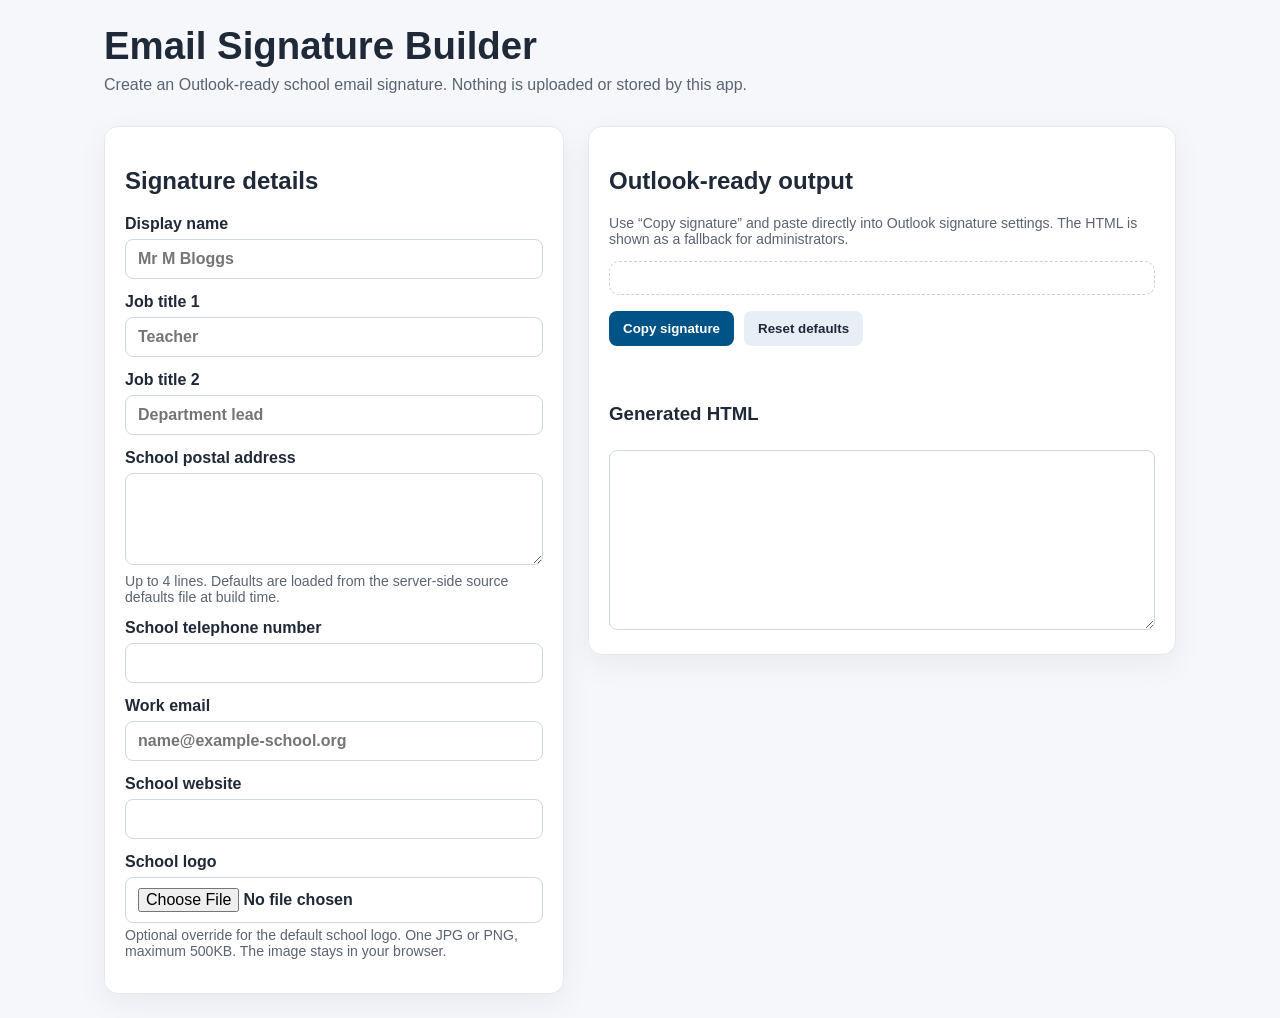
<file: src/index.html>
<!doctype html>
<html lang="en">
<head>
  <meta charset="utf-8">
  <meta name="viewport" content="width=device-width, initial-scale=1">
  <title>Email Signature Builder</title>
  <link rel="stylesheet" href="styles.css">
</head>
<body>
  <header>
    <h1>Email Signature Builder</h1>
    <p class="lede">Create an Outlook-ready school email signature. Nothing is uploaded or stored by this app.</p>
  </header>
  <main class="grid">
    <section class="panel" aria-labelledby="details-heading">
      <h2 id="details-heading">Signature details</h2>
      <form id="signatureForm">
        <label>Display name <input name="displayName" autocomplete="name" placeholder="Mr M Bloggs" required></label>
        <label>Job title 1 <input name="jobTitle1" placeholder="Teacher" required></label>
        <label>Job title 2 <input name="jobTitle2" placeholder="Department lead"></label>
        <label>School postal address <textarea name="schoolAddress" maxlength="240" aria-describedby="addressHint"></textarea><span id="addressHint" class="hint">Up to 4 lines. Defaults are loaded from the server-side source defaults file at build time.</span></label>
        <label>School telephone number <input name="schoolTelephone" type="tel"></label>
        <label>Work email <input name="workEmail" type="email" placeholder="name@example-school.org" required></label>
        <label>School website <input name="schoolWebsite" type="url"></label>
        <label>School logo <input id="schoolLogo" type="file" accept="image/png,image/jpeg"><span class="hint">Optional override for the default school logo. One JPG or PNG, maximum 500KB. The image stays in your browser.</span></label>
      </form>
    </section>
    <section class="panel" aria-labelledby="output-heading">
      <h2 id="output-heading">Outlook-ready output</h2>
      <p class="hint">Use “Copy signature” and paste directly into Outlook signature settings. The HTML is shown as a fallback for administrators.</p>
      <div id="preview" class="preview-wrap" aria-label="Signature preview"></div>
      <div class="actions">
        <button id="copySignature" type="button">Copy signature</button>
        <button id="resetDefaults" class="secondary" type="button">Reset defaults</button>
      </div>
      <p id="status" class="status" role="status" aria-live="polite"></p>
      <h3>Generated HTML</h3>
      <textarea id="htmlOutput" readonly></textarea>
    </section>
  </main>
  <script src="app.js"></script>
</body>
</html>
</file>
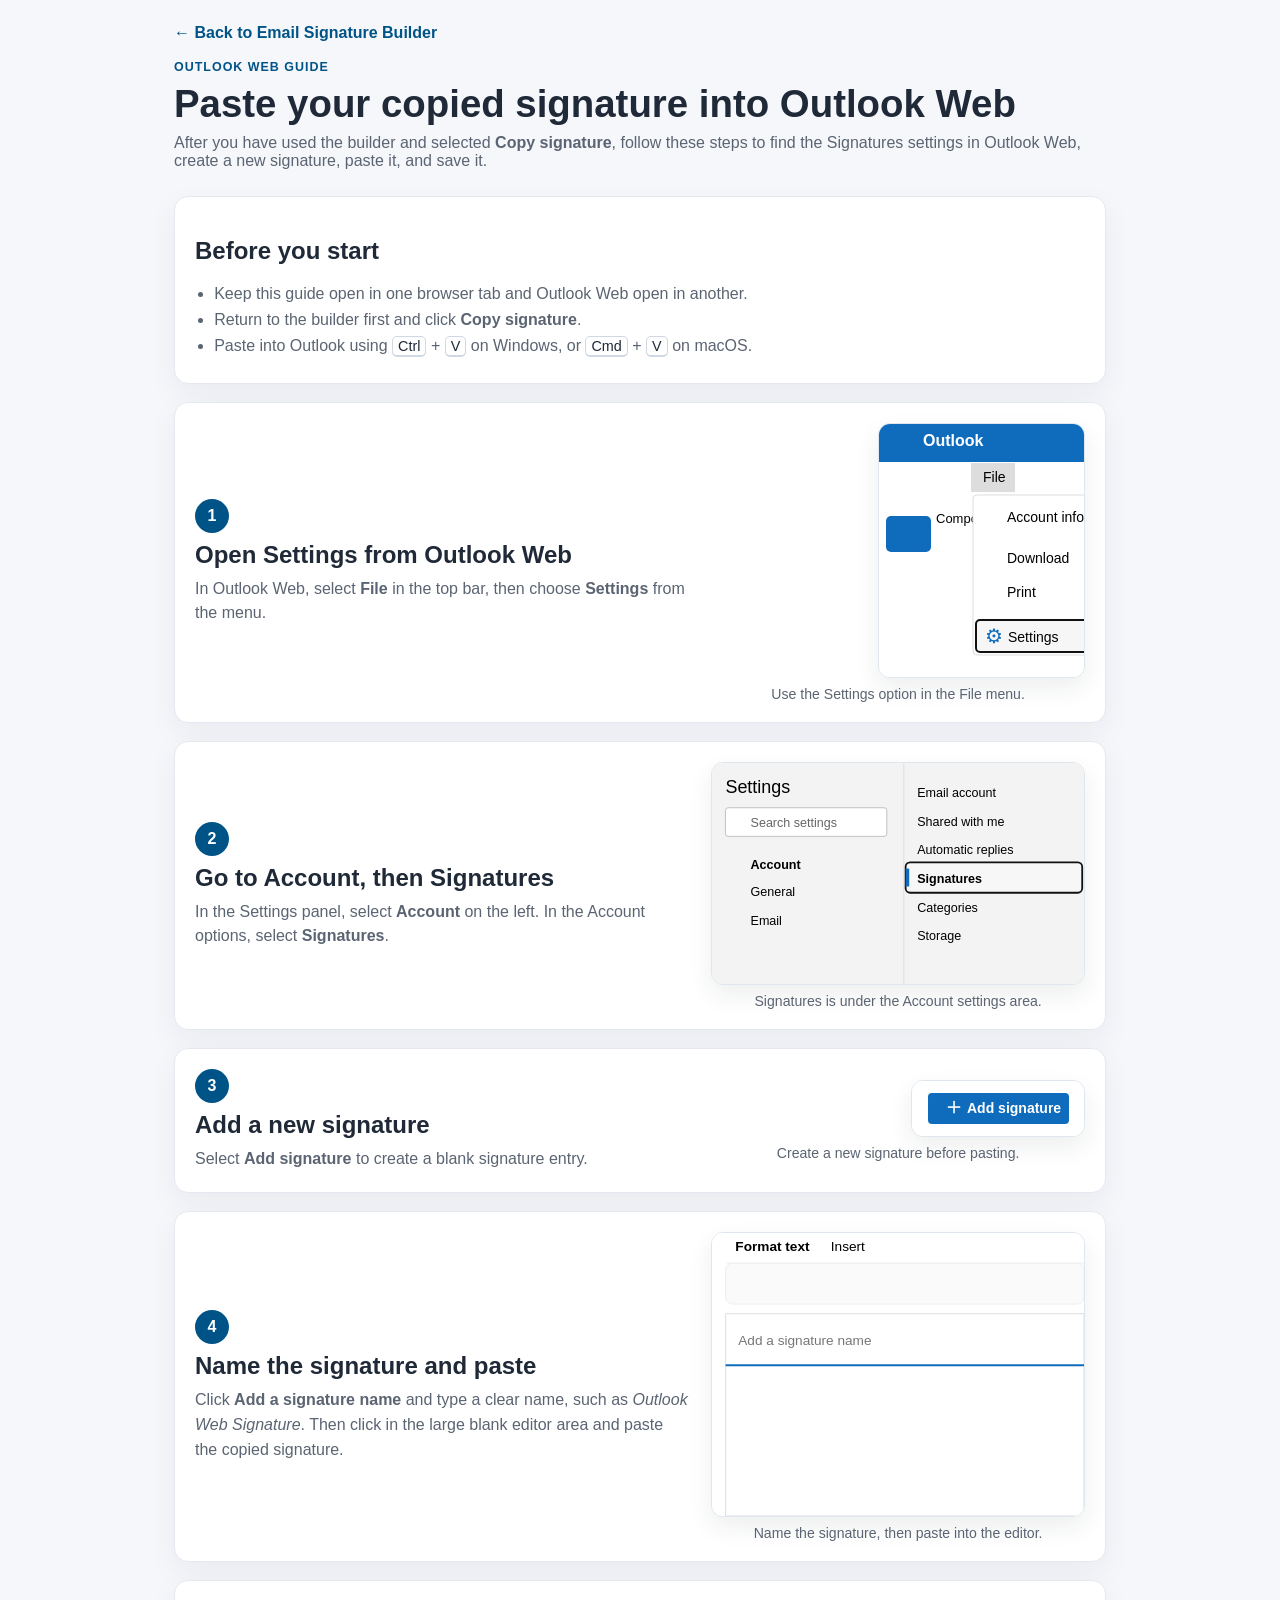
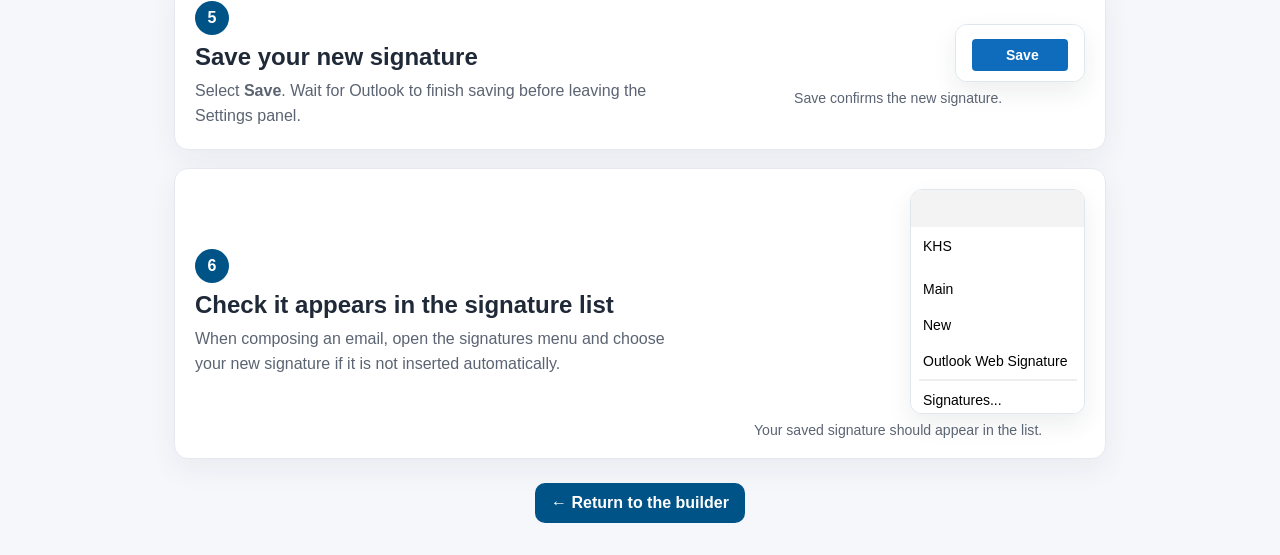
<file: public/outlook-web-guide.html>
<!doctype html>
<html lang="en">
<head>
  <meta charset="utf-8">
  <meta name="viewport" content="width=device-width, initial-scale=1">
  <title>How to add your signature in Outlook Web</title>
  <link rel="stylesheet" href="styles.css?v=20260630">
</head>
<body class="guide-page">
  <header class="guide-hero">
    <a class="back-link" href="index.html">← Back to Email Signature Builder</a>
    <p class="eyebrow">Outlook Web guide</p>
    <h1>Paste your copied signature into Outlook Web</h1>
    <p class="lede">After you have used the builder and selected <strong>Copy signature</strong>, follow these steps to find the Signatures settings in Outlook Web, create a new signature, paste it, and save it.</p>
  </header>

  <main class="guide-layout" aria-labelledby="guide-heading">
    <section class="panel guide-intro" aria-labelledby="guide-heading">
      <h2 id="guide-heading">Before you start</h2>
      <ul class="check-list">
        <li>Keep this guide open in one browser tab and Outlook Web open in another.</li>
        <li>Return to the builder first and click <strong>Copy signature</strong>.</li>
        <li>Paste into Outlook using <kbd>Ctrl</kbd> + <kbd>V</kbd> on Windows, or <kbd>Cmd</kbd> + <kbd>V</kbd> on macOS.</li>
      </ul>
    </section>

    <section class="guide-steps" aria-label="Outlook Web signature steps">
      <article class="guide-step panel">
        <div class="step-copy"><span class="step-number">1</span><h2>Open Settings from Outlook Web</h2><p>In Outlook Web, select <strong>File</strong> in the top bar, then choose <strong>Settings</strong> from the menu.</p></div>
        <figure><img src="assets/outlook-guide/01-open-settings-menu.svg" alt="Outlook Web File menu with Settings highlighted"><figcaption>Use the Settings option in the File menu.</figcaption></figure>
      </article>

      <article class="guide-step panel">
        <div class="step-copy"><span class="step-number">2</span><h2>Go to Account, then Signatures</h2><p>In the Settings panel, select <strong>Account</strong> on the left. In the Account options, select <strong>Signatures</strong>.</p></div>
        <figure><img src="assets/outlook-guide/02-select-signatures.svg" alt="Outlook Web Settings panel with Account and Signatures highlighted"><figcaption>Signatures is under the Account settings area.</figcaption></figure>
      </article>

      <article class="guide-step panel">
        <div class="step-copy"><span class="step-number">3</span><h2>Add a new signature</h2><p>Select <strong>Add signature</strong> to create a blank signature entry.</p></div>
        <figure><img src="assets/outlook-guide/03-add-signature.svg" alt="Add signature button in Outlook Web"><figcaption>Create a new signature before pasting.</figcaption></figure>
      </article>

      <article class="guide-step panel">
        <div class="step-copy"><span class="step-number">4</span><h2>Name the signature and paste</h2><p>Click <strong>Add a signature name</strong> and type a clear name, such as <em>Outlook Web Signature</em>. Then click in the large blank editor area and paste the copied signature.</p></div>
        <figure><img src="assets/outlook-guide/04-name-and-paste.svg" alt="Signature name field and blank editor area in Outlook Web"><figcaption>Name the signature, then paste into the editor.</figcaption></figure>
      </article>

      <article class="guide-step panel">
        <div class="step-copy"><span class="step-number">5</span><h2>Save your new signature</h2><p>Select <strong>Save</strong>. Wait for Outlook to finish saving before leaving the Settings panel.</p></div>
        <figure><img src="assets/outlook-guide/05-save.svg" alt="Save button in Outlook Web signature settings"><figcaption>Save confirms the new signature.</figcaption></figure>
      </article>

      <article class="guide-step panel">
        <div class="step-copy"><span class="step-number">6</span><h2>Check it appears in the signature list</h2><p>When composing an email, open the signatures menu and choose your new signature if it is not inserted automatically.</p></div>
        <figure><img src="assets/outlook-guide/06-confirm-signature-list.svg" alt="Outlook Web signature menu showing a newly created signature"><figcaption>Your saved signature should appear in the list.</figcaption></figure>
      </article>
    </section>

    <nav class="guide-footer-nav" aria-label="Guide navigation">
      <a class="button-link" href="index.html">← Return to the builder</a>
    </nav>
  </main>
</body>
</html>
</file>
<file: src/styles.css>
:root { color-scheme: light; --ink:#1f2937; --muted:#5b6472; --brand:#005387; --line:#c8d2dc; --bg:#f5f7fb; --panel:#ffffff; }
* { box-sizing: border-box; }
body { margin:0; font-family: Arial, Helvetica, sans-serif; color:var(--ink); background:var(--bg); }
header, main { max-width: 1120px; margin: 0 auto; padding: 24px; }
header { padding-bottom: 8px; }
h1 { margin: 0 0 8px; font-size: clamp(1.8rem, 3vw, 2.6rem); }
.lede { margin:0; color:var(--muted); }
.grid { display:grid; grid-template-columns: minmax(300px, 460px) 1fr; gap:24px; align-items:start; }
.panel { background:var(--panel); border:1px solid #e5e9ef; border-radius:14px; padding:20px; box-shadow:0 10px 30px rgba(31,41,55,.06); }
label { display:block; margin: 0 0 14px; font-weight:700; }
input, textarea { width:100%; margin-top:6px; border:1px solid #cfd8e3; border-radius:8px; padding:10px 12px; font:inherit; color:var(--ink); background:#fff; }
textarea { resize: vertical; min-height: 92px; }
.hint { display:block; margin-top:4px; color:var(--muted); font-size:.88rem; font-weight:400; }
.actions { display:flex; flex-wrap:wrap; gap:10px; margin-top:16px; }
button { border:0; border-radius:8px; padding:10px 14px; font-weight:700; cursor:pointer; background:var(--brand); color:white; }
button.secondary { background:#e8eef5; color:var(--ink); }
.status { min-height:1.4em; color:var(--brand); font-weight:700; }
.preview-wrap { overflow:auto; padding:16px; border:1px dashed var(--line); border-radius:10px; background:#fff; }
#htmlOutput { width:100%; min-height:180px; font-family: ui-monospace, SFMono-Regular, Menlo, Consolas, monospace; font-size:.85rem; }
.error { color:#a02525; font-weight:700; }
@media (max-width: 860px) { .grid { grid-template-columns: 1fr; } }
</file>
<file: public/styles.css>
:root { color-scheme: light; --ink:#1f2937; --muted:#5b6472; --brand:#005387; --line:#c8d2dc; --bg:#f5f7fb; --panel:#ffffff; }
* { box-sizing: border-box; }
body { margin:0; font-family: Arial, Helvetica, sans-serif; color:var(--ink); background:var(--bg); }
header, main { max-width: 1120px; margin: 0 auto; padding: 24px; }
header { padding-bottom: 8px; }
h1 { margin: 0 0 8px; font-size: clamp(1.8rem, 3vw, 2.6rem); }
.lede { margin:0; color:var(--muted); }
.grid { display:grid; grid-template-columns: minmax(300px, 460px) 1fr; gap:24px; align-items:start; }
.panel { background:var(--panel); border:1px solid #e5e9ef; border-radius:14px; padding:20px; box-shadow:0 10px 30px rgba(31,41,55,.06); }
label { display:block; margin: 0 0 14px; font-weight:700; }
input, textarea { width:100%; margin-top:6px; border:1px solid #cfd8e3; border-radius:8px; padding:10px 12px; font:inherit; color:var(--ink); background:#fff; }
textarea { resize: vertical; min-height: 92px; }
.hint { display:block; margin-top:4px; color:var(--muted); font-size:.88rem; font-weight:400; }
.actions { display:flex; flex-wrap:wrap; gap:10px; margin-top:16px; }
button { border:0; border-radius:8px; padding:10px 14px; font-weight:700; cursor:pointer; background:var(--brand); color:white; }
button.secondary { background:#e8eef5; color:var(--ink); }
.status { min-height:1.4em; color:var(--brand); font-weight:700; }
.preview-wrap { overflow:auto; padding:16px; border:1px dashed var(--line); border-radius:10px; background:#fff; }
#htmlOutput { width:100%; min-height:180px; font-family: ui-monospace, SFMono-Regular, Menlo, Consolas, monospace; font-size:.85rem; }
.error { color:#a02525; font-weight:700; }
@media (max-width: 860px) { .grid { grid-template-columns: 1fr; } }
.guide-link-wrap { margin-top: 12px; }
.guide-link { display:flex; align-items:center; justify-content:space-between; gap:12px; padding:12px 14px; border:1px solid #d5e2ef; border-radius:12px; color:var(--brand); background:linear-gradient(135deg,#f7fbff,#eef6fd); text-decoration:none; font-weight:700; box-shadow:0 8px 20px rgba(0,83,135,.08); }
.guide-link span { white-space:nowrap; }
.guide-link:hover, .guide-link:focus { border-color:var(--brand); box-shadow:0 10px 24px rgba(0,83,135,.14); outline:none; }
.guide-page header, .guide-page main { max-width: 980px; }
.guide-hero { padding-bottom: 18px; }
.back-link { display:inline-flex; margin-bottom:18px; color:var(--brand); font-weight:700; text-decoration:none; }
.back-link:hover, .back-link:focus { text-decoration:underline; }
.eyebrow { margin:0 0 8px; color:var(--brand); font-size:.78rem; font-weight:800; letter-spacing:.08em; text-transform:uppercase; }
.guide-layout { display:block; padding-top: 8px; }
.guide-intro { margin-bottom: 18px; }
.check-list { margin: 0; padding-left: 1.2rem; color:var(--muted); }
.check-list li { margin: 8px 0; }
kbd { border:1px solid #cfd8e3; border-bottom-width:2px; border-radius:5px; padding:1px 5px; background:#fff; color:var(--ink); font-family:inherit; font-size:.9em; }
.guide-steps { display:grid; gap:18px; }
.guide-step { display:grid; grid-template-columns:minmax(0,1fr) minmax(220px, 42%); gap:22px; align-items:center; }
.step-copy h2 { margin: 8px 0; }
.step-copy p { margin: 0; color:var(--muted); line-height:1.55; }
.step-number { display:inline-grid; place-items:center; width:34px; height:34px; border-radius:999px; background:var(--brand); color:#fff; font-weight:800; }
.guide-step figure { margin:0; }
.guide-step img { display:block; max-width:100%; height:auto; margin-left:auto; border:1px solid #dfe6ee; border-radius:12px; background:#fff; box-shadow:0 10px 24px rgba(31,41,55,.08); }
.guide-step figcaption { margin-top:8px; color:var(--muted); font-size:.88rem; text-align:center; }
.guide-footer-nav { display:flex; justify-content:center; margin:24px 0 8px; }
.button-link { display:inline-flex; align-items:center; justify-content:center; padding:11px 16px; border-radius:10px; color:#fff; background:var(--brand); text-decoration:none; font-weight:800; }
.button-link:hover, .button-link:focus { filter:brightness(.95); outline:3px solid rgba(0,83,135,.22); outline-offset:2px; }
@media (max-width: 720px) { .guide-link { align-items:flex-start; flex-direction:column; } .guide-link span { white-space:normal; } .guide-step { grid-template-columns:1fr; } .guide-step img { margin-left:0; } }
</file>
